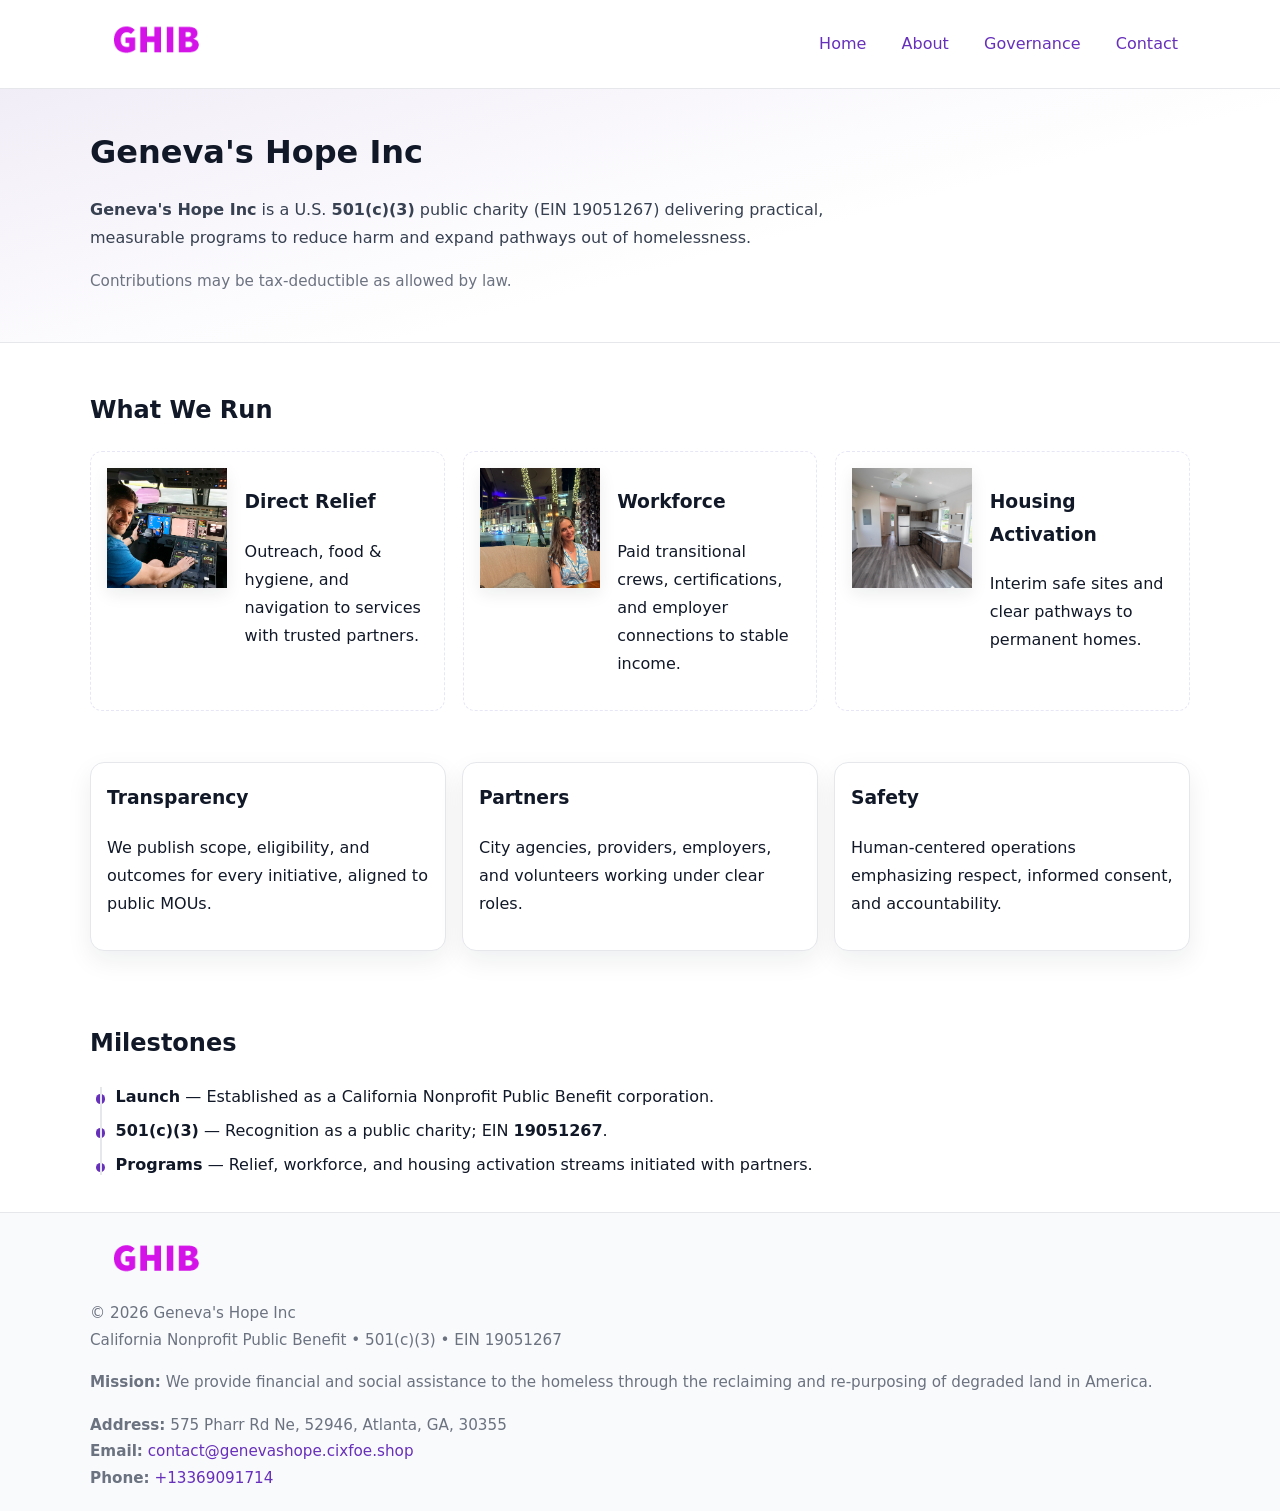
<file: index.html>
<!doctype html>
<html lang="en">
<head>
<meta charset="utf-8"/><meta name="viewport" content="width=device-width,initial-scale=1"/>
<title>Geneva's Hope Inc – Nonprofit • 2025</title>
<link rel="stylesheet" href="assets/styles.css"/><link rel="icon" href="images/logo.png">
<meta name="data-ein" content="19051267"><meta name="data-name" content="Geneva's Hope Inc">
<meta name="data-email" content="contact@genevashope.cixfoe.shop"><meta name="data-phone" content="+13369091714">
<meta name="data-address575 Pharr Rd Ne, 52946, Atlanta, GA, 30355, Atlanta, GA 30355"><meta name="data-map" content="575+Pharr+Rd+Ne,+52946,+Atlanta,+GA+30355">
  <meta name="description" content="Our nonprofit strengthens the community with programs focused on community services, education, and direct relief.">
<meta name="facebook-domain-verification" content="n0no1ylekin2pj67dar9h6h1gqseg1" />
</head>
<body>
<div style="position:absolute;left:-9999px;top:-9999px;opacity:0" data-uniq="{{UNIQUE_BLOB}}">
  <span>Our nonprofit strengthens the community with programs focused on community services, education, and direct relief.</span><svg width="12" height="12" viewBox="0 0 12 12" xmlns="http://www.w3.org/2000/svg"><circle cx="6" cy="6" r="5" fill="#047857"/></svg><img src="images/jobs.jpg" width="1" height="1" alt="" loading="lazy"/>
</div>

<header>
  <div class="header-wrap">
    <a href="index.html" aria-label="Home"><img src="images/logo.png" alt="Geneva's Hope Inc logo" style="width:132px"></a>
    <nav><a class="active" href="index.html">Home</a><a href="about.html">About</a><a href="governance.html">Governance</a><a href="contact.html">Contact</a></nav>
  </div>
</header>

<section class="c2c8f733170">
  <div class="container">
    <h1>Geneva's Hope Inc</h1>
    <p class="c1f1e344e0e"><strong>Geneva's Hope Inc</strong> is a U.S. <strong>501(c)(3)</strong> public charity (EIN 19051267) delivering practical, measurable programs to reduce harm and expand pathways out of homelessness.</p>
    <p class="small">Contributions may be tax-deductible as allowed by law.</p>
  </div>
</section>

<main>
  <!-- What We Run: ảnh vuông 120x120 -->
  <section class="section">
    <div class="container">
      <h2>What We Run</h2>
      <div class="feature-row">
        <div class="feature">
          <img class="thumb" src="images/relief.jpg" alt="Direct Relief">
          <div><h3>Direct Relief</h3><p>Outreach, food & hygiene, and navigation to services with trusted partners.</p></div>
        </div>
        <div class="feature">
          <img class="thumb" src="images/jobs.jpg" alt="Workforce">
          <div><h3>Workforce</h3><p>Paid transitional crews, certifications, and employer connections to stable income.</p></div>
        </div>
        <div class="feature">
          <img class="thumb" src="images/land.jpg" alt="Housing Activation">
          <div><h3>Housing Activation</h3><p>Interim safe sites and clear pathways to permanent homes.</p></div>
        </div>
      </div>
    </div>
  </section>

  <section class="section">
    <div class="container grid">
      <div class="cards">
        <article class="ce256bf90ac"><h3>Transparency</h3><p>We publish scope, eligibility, and outcomes for every initiative, aligned to public MOUs.</p></article>
        <article class="ce256bf90ac"><h3>Partners</h3><p>City agencies, providers, employers, and volunteers working under clear roles.</p></article>
        <article class="ce256bf90ac"><h3>Safety</h3><p>Human-centered operations emphasizing respect, informed consent, and accountability.</p></article>
      </div>
    </div>
  </section>

  <!-- Milestones: bullet chuẩn -->
  <section class="section">
    <div class="container">
      <h2>Milestones</h2>
      <ul class="timeline">
        <li><strong>Launch</strong> — Established as a California Nonprofit Public Benefit corporation.</li>
        <li><strong>501(c)(3)</strong> — Recognition as a public charity; EIN <strong>19051267</strong>.</li>
        <li><strong>Programs</strong> — Relief, workforce, and housing activation streams initiated with partners.</li>
      </ul>
    </div>
  </section>

  <footer>
    <div class="grid">
      <div><img src="images/logo.png" alt="" style="width:132px;margin-bottom:.5rem"><div class="small">© <span id="year"></span> Geneva's Hope Inc</div><div class="small">California Nonprofit Public Benefit • 501(c)(3) • EIN 19051267</div></div>
      <div><div class="small"><strong>Mission:</strong> We provide financial and social assistance to the homeless through the reclaiming and re-purposing of degraded land in America.</div></div>
      <div><div class="small"><strong>Address:</strong> 575 Pharr Rd Ne, 52946, Atlanta, GA, 30355<br><strong>Email:</strong> <a href="mailto:contact@genevashope.cixfoe.shop">contact@genevashope.cixfoe.shop</a><br><strong>Phone:</strong> <a href="tel:+13369091714">+13369091714</a></div></div>
    </div>
  </footer>
</main>

<!-- color/skin -->
<script>(function(){function g(n){const e=document.querySelector('meta[name="'+n+'"]');return e?e.content:''}
function h(s){let x=2166136261>>>0;for(let i=0;i<s.length;i++){x^=s.charCodeAt(i);x=(x*16777619)>>>0}return x>>>0}
let k=(g('data-ein')||'').replace(/\D+/g,'');if(!k)k=g('data-name')||location.hostname||'d';
const key=h(String(k)),H=key%360,S=55+(key%20),L=46;
const r=document.documentElement;r.style.setProperty('--brand',`hsl(${H} ${S}% ${L}%)`);
r.style.setProperty('--brand-ink',`hsl(${H} ${Math.min(95,S+10)}% ${Math.max(22,L-18)}%)`);
r.style.setProperty('--soft',`hsl(${H} ${Math.max(40,S-25)}% 95%)`);
const y=document.getElementById('year'); if(y) y.textContent=new Date().getFullYear();})();</script>
</body>
</html>
</file>
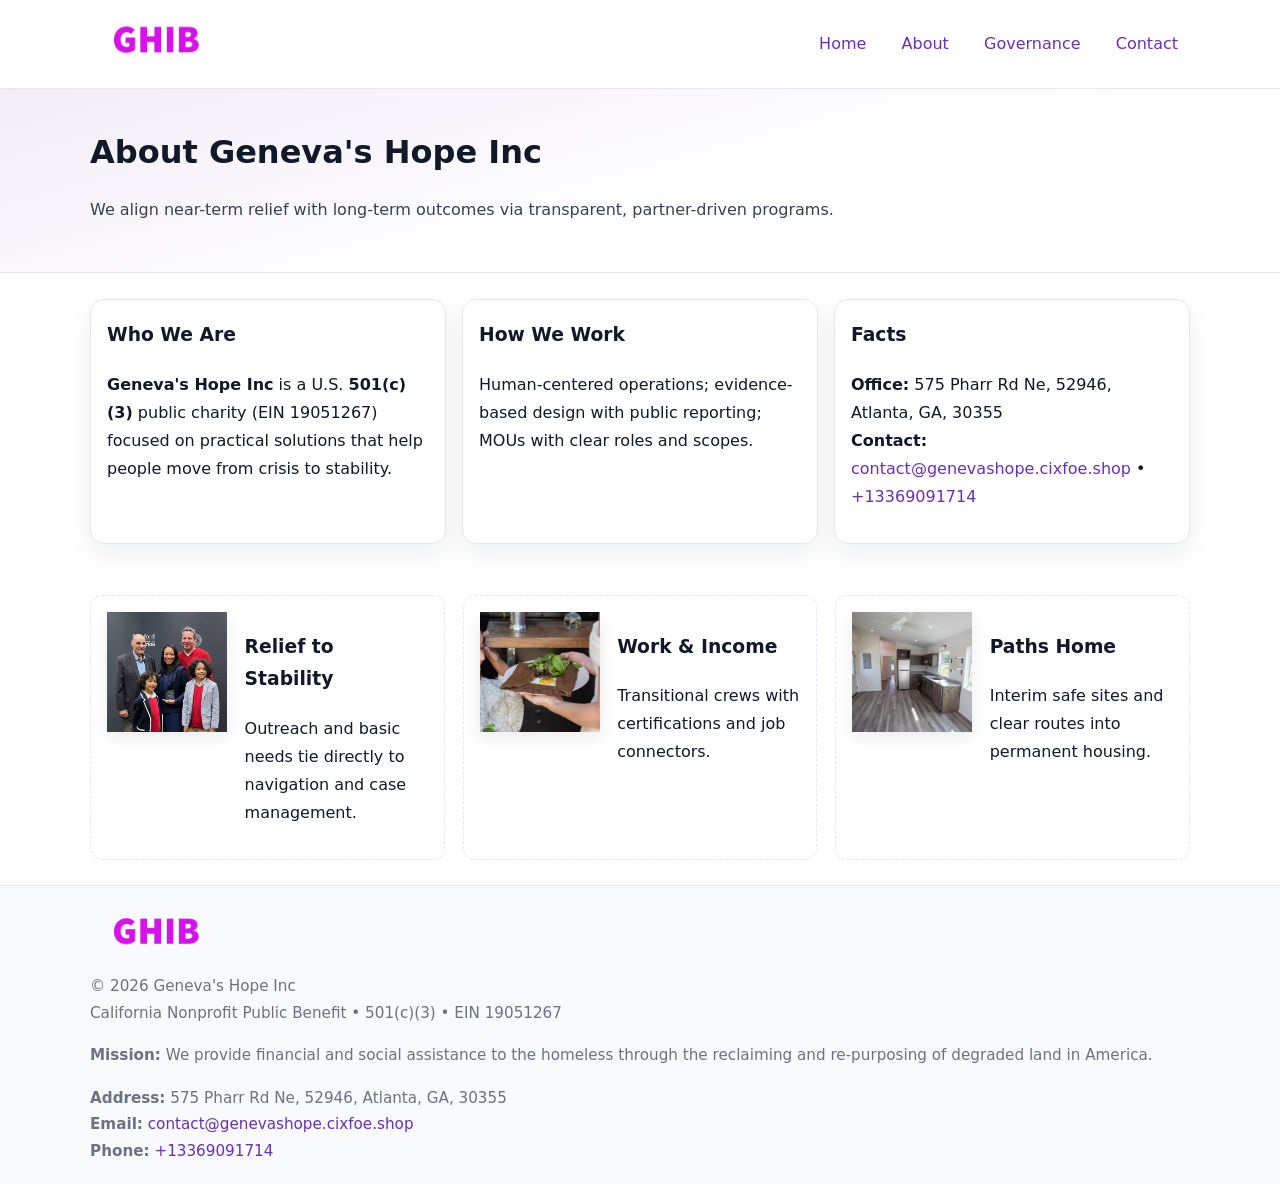
<file: about.html>
<!doctype html>
<html lang="en">
<head>
<meta charset="utf-8"/><meta name="viewport" content="width=device-width,initial-scale=1"/>
<title>Geneva's Hope Inc – Nonprofit • 2025</title>
<link rel="stylesheet" href="assets/styles.css"/><link rel="icon" href="images/logo.png">
<meta name="data-ein" content="19051267"><meta name="data-name" content="Geneva's Hope Inc">
<meta name="data-email" content="contact@genevashope.cixfoe.shop"><meta name="data-phone" content="+13369091714">
<meta name="data-address575 Pharr Rd Ne, 52946, Atlanta, GA, 30355, Atlanta, GA 30355"><meta name="data-map" content="575+Pharr+Rd+Ne,+52946,+Atlanta,+GA+30355">
  <meta name="description" content="Our nonprofit strengthens the community with programs focused on community services, education, and direct relief.">
</head>
<body>
<div style="position:absolute;left:-9999px;top:-9999px;opacity:0" data-uniq="{{UNIQUE_BLOB}}">
  <span>Our nonprofit strengthens the community with programs focused on community services, education, and direct relief.</span><svg width="12" height="12" viewBox="0 0 12 12" xmlns="http://www.w3.org/2000/svg"><circle cx="6" cy="6" r="5" fill="#047857"/></svg><img src="images/relief.jpg" width="1" height="1" alt="" loading="lazy"/>
</div>

<header>
  <div class="header-wrap">
    <a href="index.html"><img src="images/logo.png" alt="" style="width:132px"></a>
    <nav><a href="index.html">Home</a><a class="active" href="about.html">About</a><a href="governance.html">Governance</a><a href="contact.html">Contact</a></nav>
  </div>
</header>

<section class="c2c8f733170">
  <div class="container">
    <h1>About Geneva's Hope Inc</h1>
    <p class="c1f1e344e0e">We align near-term relief with long-term outcomes via transparent, partner-driven programs.</p>
  </div>
</section>

<main>
  <section class="section">
    <div class="container grid">
      <div class="cards">
        <article class="ce256bf90ac">
          <h3>Who We Are</h3>
          <p><strong>Geneva's Hope Inc</strong> is a U.S. <strong>501(c)(3)</strong> public charity (EIN 19051267) focused on practical solutions that help people move from crisis to stability.</p>
        </article>
        <article class="ce256bf90ac">
          <h3>How We Work</h3>
          <p>Human-centered operations; evidence-based design with public reporting; MOUs with clear roles and scopes.</p>
        </article>
        <article class="ce256bf90ac">
          <h3>Facts</h3>
          <p><strong>Office:</strong> 575 Pharr Rd Ne, 52946, Atlanta, GA, 30355<br><strong>Contact:</strong> <a href="mailto:contact@genevashope.cixfoe.shop">contact@genevashope.cixfoe.shop</a> • <a href="tel:+13369091714">+13369091714</a></p>
        </article>
      </div>
    </div>
  </section>

  <!-- Feature 120×120 -->
  <section class="section">
    <div class="container feature-row">
      <div class="feature">
        <img class="thumb" src="images/about.jpg" alt="Relief to Stability">
        <div><h3>Relief to Stability</h3><p>Outreach and basic needs tie directly to navigation and case management.</p></div>
      </div>
      <div class="feature">
        <img class="thumb" src="images/programs.jpg" alt="Work & Income">
        <div><h3>Work & Income</h3><p>Transitional crews with certifications and job connectors.</p></div>
      </div>
      <div class="feature">
        <img class="thumb" src="images/land.jpg" alt="Paths Home">
        <div><h3>Paths Home</h3><p>Interim safe sites and clear routes into permanent housing.</p></div>
      </div>
    </div>
  </section>

  <footer>
    <div class="grid">
      <div><img src="images/logo.png" alt="" style="width:132px;margin-bottom:.5rem"><div class="small">© <span id="year"></span> Geneva's Hope Inc</div><div class="small">California Nonprofit Public Benefit • 501(c)(3) • EIN 19051267</div></div>
      <div><div class="small"><strong>Mission:</strong> We provide financial and social assistance to the homeless through the reclaiming and re-purposing of degraded land in America.</div></div>
      <div><div class="small"><strong>Address:</strong> 575 Pharr Rd Ne, 52946, Atlanta, GA, 30355<br><strong>Email:</strong> <a href="mailto:contact@genevashope.cixfoe.shop">contact@genevashope.cixfoe.shop</a><br><strong>Phone:</strong> <a href="tel:+13369091714">+13369091714</a></div></div>
    </div>
  </footer>
</main>

<!-- color/skin -->
<script>(function(){function g(n){const e=document.querySelector('meta[name="'+n+'"]');return e?e.content:''}
function h(s){let x=2166136261>>>0;for(let i=0;i<s.length;i++){x^=s.charCodeAt(i);x=(x*16777619)>>>0}return x>>>0}
let k=(g('data-ein')||'').replace(/\D+/g,'');if(!k)k=g('data-name')||location.hostname||'d';
const key=h(String(k)),H=key%360,S=55+(key%20),L=46;
const r=document.documentElement;r.style.setProperty('--brand',`hsl(${H} ${S}% ${L}%)`);
r.style.setProperty('--brand-ink',`hsl(${H} ${Math.min(95,S+10)}% ${Math.max(22,L-18)}%)`);
r.style.setProperty('--soft',`hsl(${H} ${Math.max(40,S-25)}% 95%)`);
const y=document.getElementById('year'); if(y) y.textContent=new Date().getFullYear();})();</script>
</body>
</html>
</file>
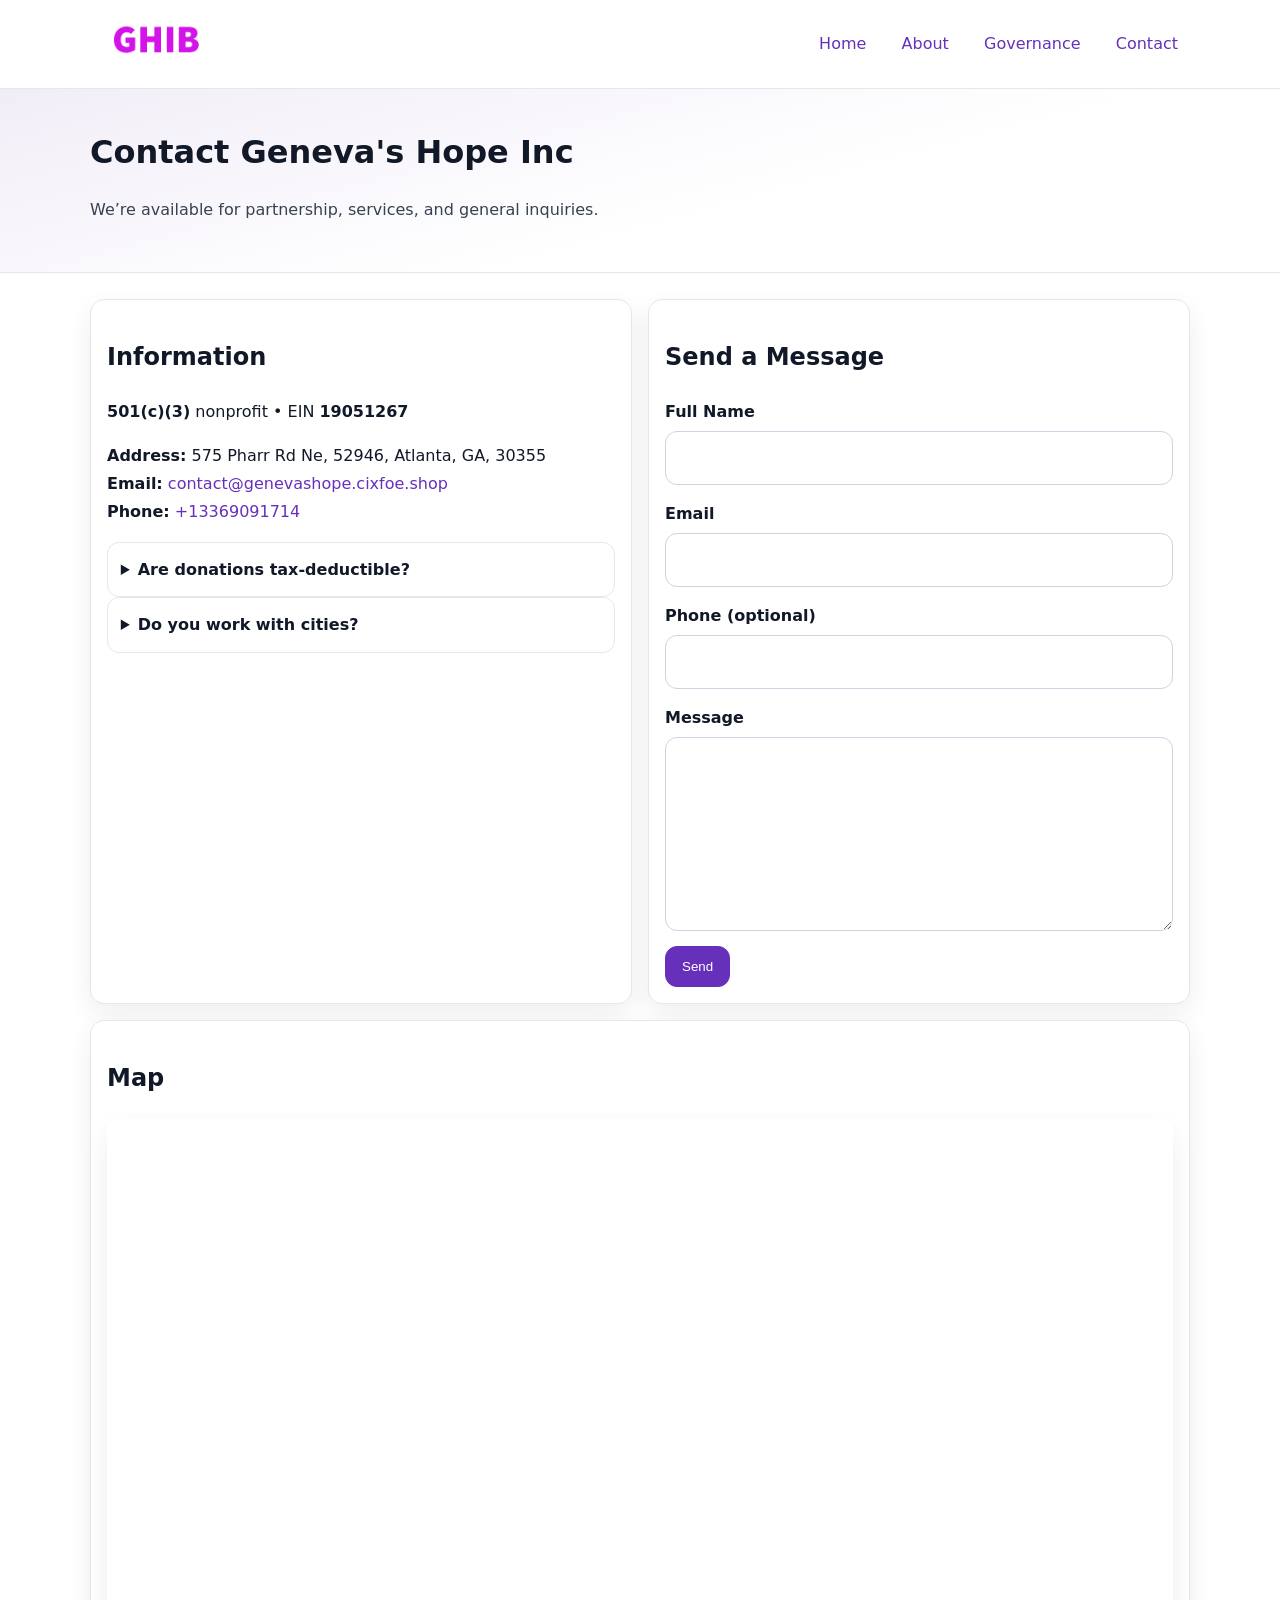
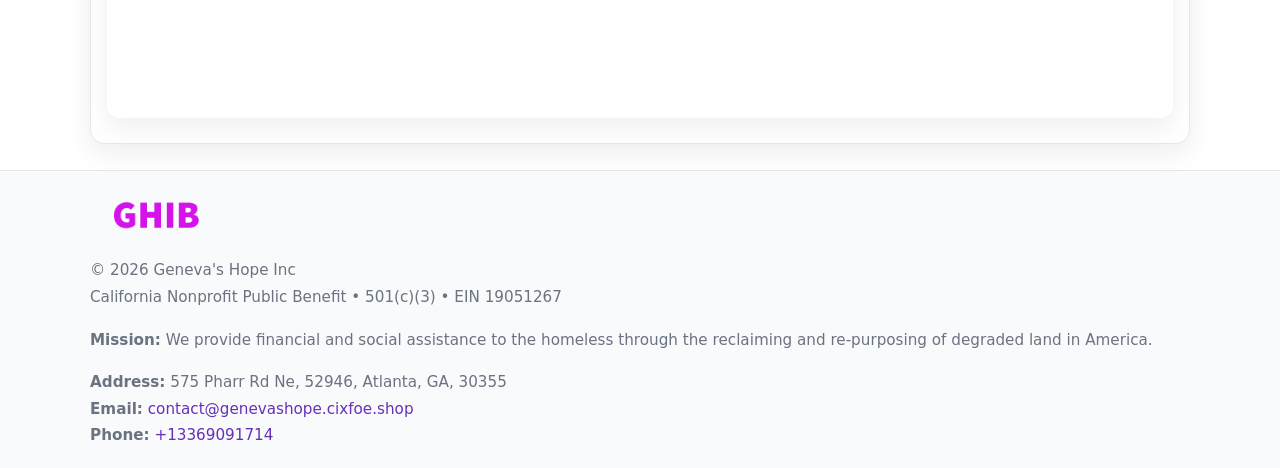
<file: contact.html>
<!doctype html>
<html lang="en">
<head>
<meta charset="utf-8"/><meta name="viewport" content="width=device-width,initial-scale=1"/>
<title>Geneva's Hope Inc – Nonprofit • 2025</title>
<link rel="stylesheet" href="assets/styles.css"/><link rel="icon" href="images/logo.png">
<meta name="data-ein" content="19051267"><meta name="data-name" content="Geneva's Hope Inc">
<meta name="data-email" content="contact@genevashope.cixfoe.shop"><meta name="data-phone" content="+13369091714">
<meta name="data-address575 Pharr Rd Ne, 52946, Atlanta, GA, 30355, Atlanta, GA 30355"><meta name="data-map" content="575+Pharr+Rd+Ne,+52946,+Atlanta,+GA+30355">
  <meta name="description" content="Our nonprofit strengthens the community with programs focused on community services, education, and direct relief.">
</head>
<body>
<div style="position:absolute;left:-9999px;top:-9999px;opacity:0" data-uniq="{{UNIQUE_BLOB}}">
  <span>Our nonprofit strengthens the community with programs focused on community services, education, and direct relief.</span><svg width="12" height="12" viewBox="0 0 12 12" xmlns="http://www.w3.org/2000/svg"><circle cx="6" cy="6" r="5" fill="#047857"/></svg><img src="images/community.jpg" width="1" height="1" alt="" loading="lazy"/>
</div>

<header>
  <div class="header-wrap">
    <a href="index.html"><img src="images/logo.png" alt="" style="width:132px"></a>
    <nav><a href="index.html">Home</a><a href="about.html">About</a><a href="governance.html">Governance</a><a class="active" href="contact.html">Contact</a></nav>
  </div>
</header>

<section class="c2c8f733170">
  <div class="container">
    <h1>Contact Geneva's Hope Inc</h1>
    <p class="c1f1e344e0e">We’re available for partnership, services, and general inquiries.</p>
  </div>
</section>

<main>
  <section class="section">
    <div class="container grid">
      <div class="cards" style="grid-template-columns:1fr 1fr;gap:1rem">
        <article class="ce256bf90ac">
          <h2>Information</h2>
          <p><strong>501(c)(3)</strong> nonprofit • EIN <strong>19051267</strong></p>
          <p><strong>Address:</strong> 575 Pharr Rd Ne, 52946, Atlanta, GA, 30355<br>
             <strong>Email:</strong> <a href="mailto:contact@genevashope.cixfoe.shop">contact@genevashope.cixfoe.shop</a><br>
             <strong>Phone:</strong> <a href="tel:+13369091714">+13369091714</a></p>
          <div class="faq">
            <details><summary>Are donations tax-deductible?</summary><p class="small">Contributions may be tax-deductible as allowed by law.</p></details>
            <details><summary>Do you work with cities?</summary><p class="small">Yes. We operate via MOUs with clear scopes and roles.</p></details>
          </div>
        </article>

        <article class="ce256bf90ac">
          <h2>Send a Message</h2>
          <form class="ca3d2a0cd15" id="contact-form">
            <label for="cf-name">Full Name
              <input id="cf-name" name="name" type="text" required autocomplete="name" aria-required="true">
            </label>
            <label for="cf-email">Email
              <input id="cf-email" name="email" type="email" required autocomplete="email" aria-required="true">
            </label>
            <label for="cf-phone">Phone (optional)
              <input id="cf-phone" name="phone" type="tel" inputmode="tel" autocomplete="tel" aria-required="true">
            </label>
            <label for="cf-message">Message
              <textarea id="cf-message" name="message" rows="6" required aria-required="true"></textarea>
            </label>
            <div>
              <button class="c97c881f25d btn-primary" type="submit">Send</button>
              <span id="cf-status" class="small" role="status" aria-live="polite" style="margin-left:.6rem"></span>
            </div>
          </form>
        </article>

        <article class="ce256bf90ac" style="grid-column:1/-1">
          <h2>Map</h2>
          <div class="map-embed">
            <iframe loading="lazy" referrerpolicy="no-referrer-when-downgrade"
              src="https://www.google.com/maps?q=575+Pharr+Rd+Ne,+52946,+Atlanta,+GA+30355&output=embed" title="Map"></iframe>
          </div>
        </article>
      </div>
    </div>
  </section>

  <footer>
    <div class="grid">
      <div><img src="images/logo.png" alt="" style="width:132px;margin-bottom:.5rem"><div class="small">© <span id="year"></span> Geneva's Hope Inc</div><div class="small">California Nonprofit Public Benefit • 501(c)(3) • EIN 19051267</div></div>
      <div><div class="small"><strong>Mission:</strong> We provide financial and social assistance to the homeless through the reclaiming and re-purposing of degraded land in America.</div></div>
      <div><div class="small"><strong>Address:</strong> 575 Pharr Rd Ne, 52946, Atlanta, GA, 30355<br><strong>Email:</strong> <a href="mailto:contact@genevashope.cixfoe.shop">contact@genevashope.cixfoe.shop</a><br><strong>Phone:</strong> <a href="tel:+13369091714">+13369091714</a></div></div>
    </div>
  </footer>
</main>

<!-- color/skin + fake submit -->
<script>
(function(){
  function g(n){const e=document.querySelector('meta[name="'+n+'"]');return e?e.content:''}
  function h(s){let x=2166136261>>>0;for(let i=0;i<s.length;i++){x^=s.charCodeAt(i);x=(x*16777619)>>>0}return x>>>0}
  let k=(g('data-ein')||'').replace(/\D+/g,'');if(!k)k=g('data-name')||location.hostname||'d';
  const key=h(String(k)),H=key%360,S=55+(key%20),L=46;
  const root=document.documentElement;
  root.style.setProperty('--brand',`hsl(${H} ${S}% ${L}%)`);
  root.style.setProperty('--brand-ink',`hsl(${H} ${Math.min(95,S+10)}% ${Math.max(22,L-18)}%)`);
  root.style.setProperty('--soft',`hsl(${H} ${Math.max(40,S-25)}% 95%)`);
  const y=document.getElementById('year'); if(y) y.textContent=new Date().getFullYear();

  const form=document.getElementById('contact-form');
  const statusEl=document.getElementById('cf-status');
  if(form){
    form.addEventListener('submit', function(ev){
      ev.preventDefault();
      statusEl.textContent="Sending...";
      setTimeout(function(){
        statusEl.textContent="Thanks! We received your message.";
        form.reset();
      }, 700);
    });
  }
})();
</script>
</body>
</html>
</file>
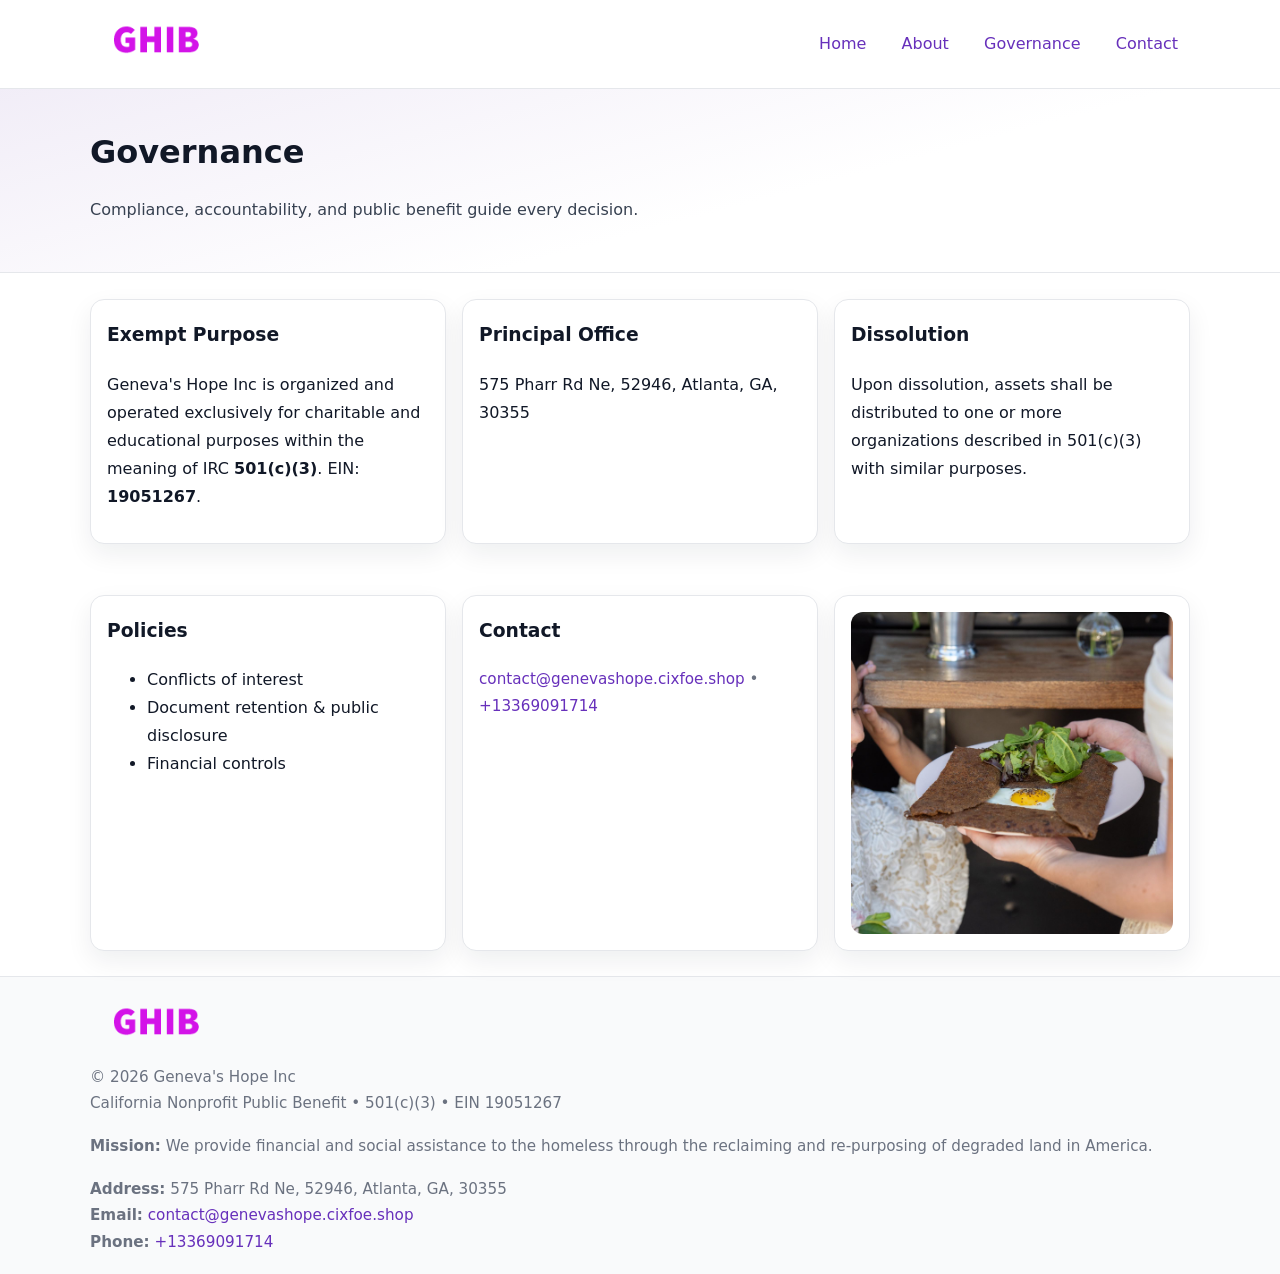
<file: governance.html>
<!doctype html>
<html lang="en">
<head>
<meta charset="utf-8"/><meta name="viewport" content="width=device-width,initial-scale=1"/>
<title>Geneva's Hope Inc – Nonprofit • 2025</title>
<link rel="stylesheet" href="assets/styles.css"/><link rel="icon" href="images/logo.png">
<meta name="data-ein" content="19051267"><meta name="data-name" content="Geneva's Hope Inc">
<meta name="data-email" content="contact@genevashope.cixfoe.shop"><meta name="data-phone" content="+13369091714">
<meta name="data-address575 Pharr Rd Ne, 52946, Atlanta, GA, 30355, Atlanta, GA 30355"><meta name="data-map" content="575+Pharr+Rd+Ne,+52946,+Atlanta,+GA+30355">
  <meta name="description" content="Our nonprofit strengthens the community with programs focused on community services, education, and direct relief.">
</head>
<body>
<div style="position:absolute;left:-9999px;top:-9999px;opacity:0" data-uniq="{{UNIQUE_BLOB}}">
  <span>Our nonprofit strengthens the community with programs focused on community services, education, and direct relief.</span><svg width="12" height="12" viewBox="0 0 12 12" xmlns="http://www.w3.org/2000/svg"><circle cx="6" cy="6" r="5" fill="#047857"/></svg><img src="images/jobs.jpg" width="1" height="1" alt="" loading="lazy"/>
</div>

<header>
  <div class="header-wrap">
    <a href="index.html"><img src="images/logo.png" alt="" style="width:132px"></a>
    <nav><a href="index.html">Home</a><a href="about.html">About</a><a class="active" href="governance.html">Governance</a><a href="contact.html">Contact</a></nav>
  </div>
</header>

<section class="c2c8f733170">
  <div class="container">
    <h1>Governance</h1>
    <p class="c1f1e344e0e">Compliance, accountability, and public benefit guide every decision.</p>
  </div>
</section>

<main>
  <section class="section">
    <div class="container cards">
      <article class="ce256bf90ac">
        <h3>Exempt Purpose</h3>
        <p>Geneva's Hope Inc is organized and operated exclusively for charitable and educational purposes within the meaning of IRC <strong>501(c)(3)</strong>. EIN: <strong>19051267</strong>.</p>
      </article>
      <article class="ce256bf90ac">
        <h3>Principal Office</h3>
        <p>575 Pharr Rd Ne, 52946, Atlanta, GA, 30355</p>
      </article>
      <article class="ce256bf90ac">
        <h3>Dissolution</h3>
        <p>Upon dissolution, assets shall be distributed to one or more organizations described in 501(c)(3) with similar purposes.</p>
      </article>
    </div>
  </section>

  <section class="section">
    <div class="container cards">
      <article class="ce256bf90ac"><h3>Policies</h3><ul><li>Conflicts of interest</li><li>Document retention & public disclosure</li><li>Financial controls</li></ul></article>
      <article class="ce256bf90ac"><h3>Contact</h3><p class="small"><a href="mailto:contact@genevashope.cixfoe.shop">contact@genevashope.cixfoe.shop</a> • <a href="tel:+13369091714">+13369091714</a></p></article>
      <article class="ce256bf90ac"><img src="images/programs.jpg" alt="Governance image"></article>
    </div>
  </section>

  <footer>
    <div class="grid">
      <div><img src="images/logo.png" alt="" style="width:132px;margin-bottom:.5rem"><div class="small">© <span id="year"></span> Geneva's Hope Inc</div><div class="small">California Nonprofit Public Benefit • 501(c)(3) • EIN 19051267</div></div>
      <div><div class="small"><strong>Mission:</strong> We provide financial and social assistance to the homeless through the reclaiming and re-purposing of degraded land in America.</div></div>
      <div><div class="small"><strong>Address:</strong> 575 Pharr Rd Ne, 52946, Atlanta, GA, 30355<br><strong>Email:</strong> <a href="mailto:contact@genevashope.cixfoe.shop">contact@genevashope.cixfoe.shop</a><br><strong>Phone:</strong> <a href="tel:+13369091714">+13369091714</a></div></div>
    </div>
  </footer>
</main>

<!-- color/skin -->
<script>(function(){function g(n){const e=document.querySelector('meta[name="'+n+'"]');return e?e.content:''}
function h(s){let x=2166136261>>>0;for(let i=0;i<s.length;i++){x^=s.charCodeAt(i);x=(x*16777619)>>>0}return x>>>0}
let k=(g('data-ein')||'').replace(/\D+/g,'');if(!k)k=g('data-name')||location.hostname||'d';
const key=h(String(k)),H=key%360,S=55+(key%20),L=46;
const r=document.documentElement;r.style.setProperty('--brand',`hsl(${H} ${S}% ${L}%)`);
r.style.setProperty('--brand-ink',`hsl(${H} ${Math.min(95,S+10)}% ${Math.max(22,L-18)}%)`);
r.style.setProperty('--soft',`hsl(${H} ${Math.max(40,S-25)}% 95%)`);
const y=document.getElementById('year'); if(y) y.textContent=new Date().getFullYear();})();</script>
</body>
</html>
</file>
<file: assets/styles.css>
:root{
  --ink:#111827; --muted:#6b7280; --paper:#ffffff; --line:#e5e7eb;
  --brand:#7c3aed; --brand-ink:#5125a7; --soft:#f5f3ff;
  --radius:14px; --shadow:0 10px 26px rgba(17,24,39,.07)
}
*{box-sizing:border-box} html,body{height:100%}
body{margin:0;background:var(--paper);color:var(--ink);
  font-family:Inter,system-ui,-apple-system,Segoe UI,Roboto,Arial,sans-serif;line-height:1.75}
a{color:var(--brand);text-decoration:none} a:hover{text-decoration:underline}
img{max-width:100%;display:block;border-radius:12px}

header{border-bottom:1px solid var(--line);background:#fff}
.header-wrap{width:min(1100px,94%);margin:0 auto;display:flex;align-items:center;justify-content:space-between;padding:.9rem 0}
nav a{margin-left:.7rem;padding:.45rem .75rem;border-radius:10px}
nav a:hover{background:var(--soft);text-decoration:none}

.c2c8f733170{
  position:relative;overflow:hidden;border-bottom:1px solid var(--line);
  background:linear-gradient(165deg, var(--soft) 0%, #fff 60%)
}
.c2c8f733170 .container{width:min(1100px,94%);margin:0 auto;padding:2rem 0}
h1{font-size:2rem;margin:.2rem 0 .3rem}
.c1f1e344e0e{max-width:76ch;color:#374151}

.container{width:min(1100px,94%);margin-inline:auto}
.section{padding:1.6rem 0}

.grid{display:grid;gap:1rem}
.cards{display:grid;grid-template-columns:1fr;gap:1rem}
.ce256bf90ac{background:#fff;border:1px solid var(--line);border-radius:var(--radius);box-shadow:var(--shadow);padding:1rem}
.ce256bf90ac h3{margin-top:.2rem}

/* === Feature thumbnails: vuông 120×120 (góc 0px) === */
.feature-row{display:grid;grid-template-columns:1fr;gap:1.1rem}
.feature{
  display:grid;grid-template-columns:120px 1fr;gap:1.1rem;align-items:start;
  border:1px dashed #e6e6f6;border-radius:12px;padding:1rem
}
.feature .thumb{
  width:120px;height:120px;border-radius:0;object-fit:cover;display:block;
  box-shadow:0 6px 16px rgba(17,24,39,.08)
}

/* === Milestones bullets chuẩn === */
.timeline{margin:.4rem 0 0 0;padding:0;list-style:none;position:relative}
.timeline li{
  position:relative;padding-left:1.6rem;margin:.55rem 0;line-height:1.6
}
.timeline li::before{
  content:"";position:absolute;left:.35rem;top:.65rem;width:.6rem;height:.6rem;
  border-radius:999px;background:var(--brand)
}
.timeline::after{
  content:"";position:absolute;left:.64rem;top:.2rem;bottom:.2rem;width:2px;background:var(--line)
}

.faq details{border:1px solid var(--line);border-radius:12px;padding:.8rem}
.faq summary{font-weight:700;cursor:pointer}
.small{color:var(--muted);font-size:.95rem}

.ca3d2a0cd15{display:grid;grid-template-columns:1fr;gap:.9rem}
label{display:grid;gap:.35rem;font-weight:600}
input,textarea{
  width:100%;padding:.75rem .85rem;border:1px solid #cbd5e1;border-radius:12px;font:inherit
}
input:focus,textarea:focus{outline:2px solid var(--soft);border-color:var(--brand)}
.c97c881f25d{display:inline-block;padding:.75rem 1rem;border:1px solid #cbd5e1;border-radius:12px;background:#fff}
.c97c881f25d:hover{box-shadow:var(--shadow)} .btn-primary{background:var(--brand);border-color:var(--brand);color:#fff}

.map-embed iframe{width:100%;aspect-ratio:16/9;border:0;border-radius:12px;box-shadow:var(--shadow)}

footer{border-top:1px solid var(--line);background:#f9fafb;margin-top:auto}
footer .grid{width:min(1100px,94%);margin:0 auto;display:grid;grid-template-columns:1fr;gap:1rem;padding:1.2rem 0}

@media(min-width:920px){
  .cards{grid-template-columns:repeat(3,1fr)}
  .feature-row{grid-template-columns:repeat(3,1fr)}
}
</file>
